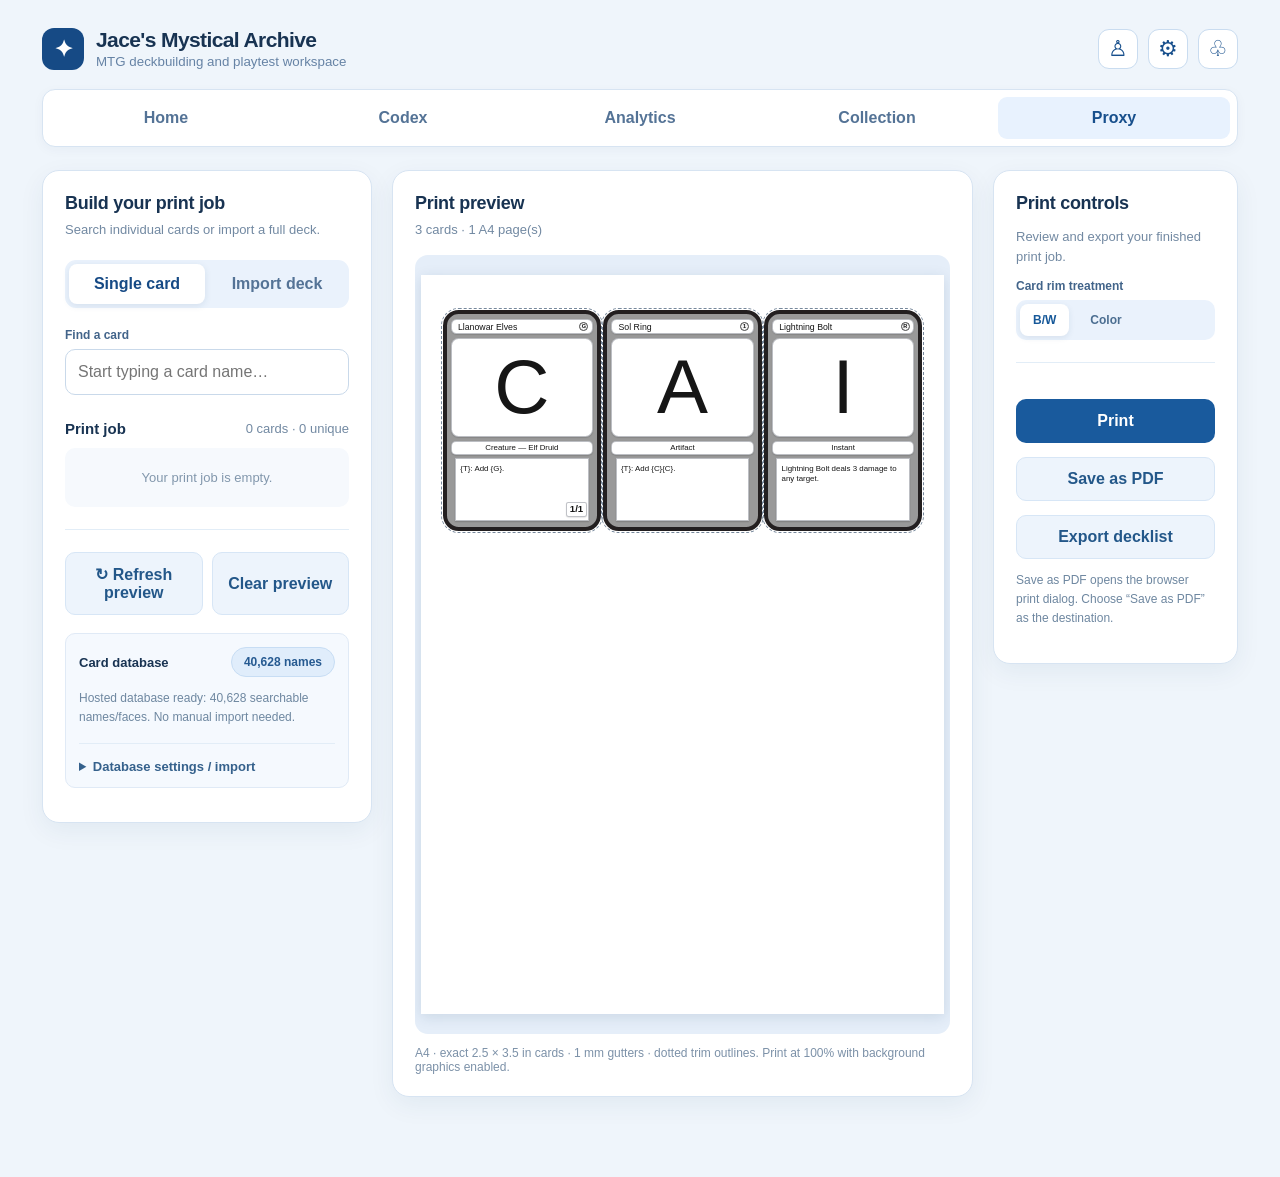
<file: index.html>
<!doctype html><html lang="en"><head><meta charset="utf-8"><meta name="viewport" content="width=device-width,initial-scale=1"><title>MTG Proxy Studio v0.8</title>
<link rel="stylesheet" href="./src/styles/global.css">
<link rel="stylesheet" href="./src/styles/layout.css">
<link rel="stylesheet" href="./src/styles/proxy.css"><link rel="stylesheet" href="./src/styles/codex.css">
<link rel="stylesheet" href="./src/styles/codex-v16.css">
<link rel="stylesheet" href="./src/styles/deck-health.css">
<link rel="stylesheet" href="./src/styles/analytics.css">
<link rel="stylesheet" href="./src/styles/analytics-dashboard.css">
</head><body><div class="shell"><header class="top"><div class="brand"><div class="mark">✦</div><div><h1>Jace's Mystical Archive</h1><small>MTG deckbuilding and playtest workspace</small></div></div><div class="header-actions"><button class="header-icon" id="account-toggle" type="button" title="Account" aria-label="Account">♙</button><button class="header-icon" id="settings-toggle" type="button" title="Settings" aria-label="Settings">⚙</button><button class="header-icon" id="loot-toggle" type="button" title="Loot notifications" aria-label="Loot notifications">♧<span id="unread-count" class="unread hidden">0</span></button></div></header><nav class="site-nav screenOnly" aria-label="Main navigation"><button data-page="home">Home</button><button data-page="codex">Codex</button><button data-page="analytics">Analytics</button><button data-page="collection">Collection</button><button data-page="proxy" class="active">Proxy</button></nav><section id="account-panel" class="utility-panel hidden screenOnly" aria-live="polite"></section><section id="utility-panel" class="utility-panel hidden screenOnly" aria-live="polite"></section><section id="other-page" class="panel other-page hidden screenOnly" aria-live="polite"></section><div class="layout" id="proxy-workspace"><aside class="panel controls"><h2>Build your print job</h2><div class="muted">Search individual cards or import a full deck.</div><div class="tabs"><button id="tab-single" class="active" type="button">Single card</button><button id="tab-deck" type="button">Import deck</button></div><div id="single-pane"><label class="fieldlabel" for="search">Find a card</label><div class="searchwrap"><input id="search" class="textinput" placeholder="Start typing a card name…" autocomplete="off" role="combobox" aria-autocomplete="list" aria-expanded="false" aria-controls="suggestions"><div id="suggestions" class="suggestions hidden" role="listbox"></div></div><div id="selection" class="selected hidden"><div class="muted">SELECTED CARD</div><div id="selected-name" class="selectedname"></div><div class="qtyrow"><span>Quantity</span><div class="stepper"><button id="minus" type="button">−</button><strong id="qty">1</strong><button id="plus" type="button">+</button></div></div><button id="add" class="primary full" type="button">+ Add to print job</button></div></div><div id="deck-pane" class="hidden"><label class="fieldlabel" for="deck">Paste decklist</label><textarea id="deck" placeholder="1 Sol Ring&#10;1 Arcane Signet&#10;4 Lightning Bolt&#10;1 Command Tower"></textarea><button id="import-deck" class="primary full" type="button">Import decklist</button><div class="help">Supports quantities, set codes, and section headings such as Commander or Sideboard.</div></div><div class="sectionhead"><h3>Print job</h3><span id="queuecount" class="muted">0 cards</span></div><div id="queue" class="queue"><div class="empty">Your print job is empty.</div></div><div class="divider"></div><div class="toolbar screenOnly"><button id="left-refresh" class="secondary" type="button">↻ Refresh preview</button><button id="left-clear" class="secondary" type="button">Clear preview</button></div><div class="dbbox"><div style="display:flex;justify-content:space-between;align-items:center"><strong style="font-size:13px">Card database</strong><span id="dbcount" class="pill">No database</span></div><p id="dbstatus" class="help">Connecting to hosted card database…</p><details><summary>Database settings / import</summary><p class="help">Normally the website loads its automatically updated database. Import a Scryfall Oracle Cards .jsonl or .json file only as a fallback.</p><a href="https://scryfall.com/docs/api/bulk-data" target="_blank" rel="noopener">Scryfall bulk downloads</a><label class="fieldlabel" for="dbfile">Import database file</label><input id="dbfile" type="file" accept=".json,.jsonl,.ndjson,application/json,text/plain" style="max-width:100%"><div class="toolbar"><button id="check-update" class="secondary" type="button">Check for updates</button><button id="clear-db" class="secondary" type="button">Clear database</button></div><p id="update-status" class="help">Hosted database updates are checked daily. You can check the published version here.</p></details></div><p id="status" class="help" role="status"></p></aside><main class="panel previewpanel"><div class="previewhead"><div><h2>Print preview</h2><div class="muted" id="pagecount">3 demo cards · 1 A4 page</div></div></div><div class="preview"><div id="pages"></div></div><div class="notice">A4 · exact 2.5 × 3.5 in cards · 1 mm gutters · dotted trim outlines. Print at 100% with background graphics enabled.</div></main><aside class="panel printcontrols"><h2>Print controls</h2><p class="muted">Review and export your finished print job.</p><label class="fieldlabel">Card rim treatment</label><div class="mode"><button type="button" id="bw" class="active">B/W</button><button type="button" id="color">Color</button></div><div class="divider"></div><button id="print" class="primary full" type="button">Print</button><button id="save-pdf" class="secondary full" type="button">Save as PDF</button><button id="export-list" class="secondary full" type="button">Export decklist</button><p class="help">Save as PDF opens the browser print dialog. Choose “Save as PDF” as the destination.</p></aside></div></div><script>
window.addEventListener('error', event => {
  const status=document.getElementById('dbstatus');
  if(status) status.textContent='Application startup error: '+(event.message||'Unknown script error')+' — '+(event.filename||'');
});
window.addEventListener('unhandledrejection', event => {
  const status=document.getElementById('dbstatus');
  if(status) status.textContent='Application error: '+String(event.reason?.message||event.reason);
});
</script><script type="module">
import {initAccount} from "./src/components/accountPanel.js";
initAccount();
import {initializeProxy} from "./src/proxy/proxyController.js";

import {norm,indexCards,loadHostedCards,loadDatabaseVersion,openDb,restoreSavedCards,saveCards,clearSavedCards,setActiveCards,setActiveIndex,clearActiveCards,getActiveCardCount,findActiveCard,getActiveCardNames,indexImportedCard} from "./src/services/cardDatabase.js";
const CUSTOM_KEY='mtg-proxy-studio-custom-v05';
function getCustom(){try{return JSON.parse(localStorage.getItem(CUSTOM_KEY)||'{}')}catch{return {}}}
function saveCustom(data){try{const all=getCustom();all[data.name.toLowerCase()]=data;localStorage.setItem(CUSTOM_KEY,JSON.stringify(all));return true}catch{return false}}
const cardCache=new Map();

let bulkLoaded=false;
let proxyController=null;
function refreshSuggestions(){proxyController?.refreshSuggestions();}
const dbStatus=document.getElementById('dbstatus');
function updateDbStatus(message){dbStatus.textContent=message}
function setDb(data){if(!Array.isArray(data))throw Error('Stored card database has an invalid format.');setActiveCards(data);bulkLoaded=true;refreshSuggestions();updateDbStatus('Ready: '+getActiveCardCount().toLocaleString()+' searchable names and faces. Offline lookups enabled.');}
function sleepFrame(){return new Promise(r=>setTimeout(r,0))}
async function parseJsonl(file){
 const map=new Map();let count=0,lines=0,bytes=0;let pending='';const decoder=new TextDecoder();const reader=file.stream().getReader();
 function consume(line){lines++;const t=line.trim();if(!t)return;let card;try{card=JSON.parse(t)}catch(e){throw Error('Invalid JSONL at line '+lines+': '+e.message)}indexImportedCard(map,card);count++}
 try{while(true){const {value,done}=await reader.read();if(done)break;bytes+=value.byteLength;pending+=decoder.decode(value,{stream:true});let cut;while((cut=pending.indexOf('\n'))!==-1){consume(pending.slice(0,cut));pending=pending.slice(cut+1)}if(count%2500<100){updateDbStatus('Importing JSONL: '+Math.min(100,Math.round(bytes/file.size*100))+'% · '+count.toLocaleString()+' records');await sleepFrame()}}
 pending+=decoder.decode();if(pending.trim())consume(pending);return {map,count}
 }finally{reader.releaseLock()}
}
async function importFile(file){
 const first=(await file.slice(0,2048).text()).trimStart();const jsonArray=first.startsWith('[');
 if(jsonArray){updateDbStatus('Reading JSON array. This format may use more memory than JSONL…');await sleepFrame();const data=JSON.parse(await file.text());if(!Array.isArray(data))throw Error('Expected an array of card records.');const map=indexCards(data);return {map,count:data.length}}
 if(!first.startsWith('{'))throw Error('Unsupported file format. Select the Oracle Cards .jsonl or .json export.');
 // A single JSON metadata object is not a card database.
 const result=await parseJsonl(file);if(!result.count)throw Error('No card records found.');if(!result.map.size)throw Error('No cards found. Make sure this is the Oracle Cards bulk file, not metadata.');return result;
}
let importing=false;
document.getElementById('dbfile').addEventListener('change',async e=>{
 const file=e.target.files?.[0];if(!file||importing)return;importing=true;const button=document.getElementById('dbfile');button.disabled=true;
 updateDbStatus('Reading '+file.name+' ('+(file.size/1048576).toFixed(1)+' MB)…');await sleepFrame();
 try{const {map,count}=await importFile(file);setActiveIndex(map);bulkLoaded=true;refreshSuggestions();
 updateDbStatus('Ready: '+count.toLocaleString()+' card records, '+map.size.toLocaleString()+' searchable names/faces. Saving for offline use…');await sleepFrame();
 try{await saveCards(map);updateDbStatus('Ready: '+map.size.toLocaleString()+' searchable names/faces. Saved for future visits.');document.getElementById('dbcount').textContent=map.size.toLocaleString()+' names'}catch(err){updateDbStatus('Ready: '+map.size.toLocaleString()+' searchable names/faces. Browser storage unavailable ('+err.message+'); reimport next visit.');document.getElementById('dbcount').textContent=map.size.toLocaleString()+' names'}
 }catch(err){updateDbStatus('Import failed: '+err.message)}finally{importing=false;button.disabled=false;e.target.value=''}
});
document.getElementById('clear-db').onclick=async()=>{clearActiveCards();bulkLoaded=false;try{await clearSavedCards()}catch{}updateDbStatus('Imported database cleared.');document.getElementById('dbcount').textContent='No database';refreshSuggestions();};
async function restoreDb(){try{const stored=await restoreSavedCards();if(stored){setDb(stored);updateDbStatus(dbStatus.textContent+' Restored from browser storage.');document.getElementById('dbcount').textContent=getActiveCardCount().toLocaleString()+' names'}}catch{}}

const SAMPLE={"llanowar elves":{name:"Llanowar Elves",type_line:"Creature — Elf Druid",oracle_text:"{T}: Add {G}.",power:"1",toughness:"1",mana_cost:"{G}",colors:["G"]},"sol ring":{name:"Sol Ring",type_line:"Artifact",oracle_text:"{T}: Add {C}{C}.",mana_cost:"{1}",colors:[]},"lightning bolt":{name:"Lightning Bolt",type_line:"Instant",oracle_text:"Lightning Bolt deals 3 damage to any target.",mana_cost:"{R}",colors:["R"]},"counterspell":{name:"Counterspell",type_line:"Instant",oracle_text:"Counter target spell.",mana_cost:"{U}{U}",colors:["U"]},"atarka, world render":{name:"Atarka, World Render",type_line:"Legendary Creature — Dragon",oracle_text:"Flying, trample\nWhenever a Dragon you control attacks, it gains double strike until end of turn.",mana_cost:"{5}{R}{G}",power:"6",toughness:"4",colors:["R","G"]},"arcane signet":{name:"Arcane Signet",type_line:"Artifact",oracle_text:"{T}: Add one mana of any color in your commander's color identity.",mana_cost:"{2}",colors:[]}};
const proxyControllerInstance=initializeProxy({norm,getCustom,getActiveCardNames,findActiveCard,SAMPLE});
proxyController=proxyControllerInstance;
// Browser-side metadata check only. Cross-origin bulk downloads can be blocked; manual import remains reliable.
document.getElementById('check-update').onclick=async()=>{const target=document.getElementById('update-status');target.textContent='Checking Scryfall bulk metadata…';try{const res=await fetch('https://api.scryfall.com/bulk-data/oracle-cards');if(!res.ok)throw Error('HTTP '+res.status);const data=await res.json();target.textContent='Latest Scryfall database: '+(data.updated_at||'unknown')+'. Download the latest Oracle Cards JSONL using Scryfall’s bulk downloads link and import it above. Updates are published by the scheduled website workflow.'}catch(e){target.textContent='Update check unavailable from this browser ('+e.message+'). Use the Scryfall download link and import a new JSONL file.'}};

// Hosted database is authoritative when available; local IndexedDB is a fallback.
async function initializeHostedDb(){
 const countEl=document.getElementById('dbcount');
 updateDbStatus('Loading the website card database…');
 try{
   const data=await loadHostedCards();
   setDb(data);countEl.textContent=getActiveCardCount().toLocaleString()+' names';
   updateDbStatus('Hosted database ready: '+getActiveCardCount().toLocaleString()+' searchable names/faces. No manual import needed.');
   try{const m=await loadDatabaseVersion();document.getElementById('update-status').textContent='Published Scryfall update: '+(m.updated_at||'unknown')+'. Checked automatically each day.'}catch{}
 }catch(err){
   updateDbStatus('Hosted database unavailable ('+err.message+'). Trying this browser’s saved copy…');
   await restoreDb();
   if(!bulkLoaded)updateDbStatus('No hosted database published yet. Run the GitHub Actions database workflow, or import Oracle Cards JSONL under Database settings.');
 }
}
document.getElementById('check-update').onclick=async()=>{
 const target=document.getElementById('update-status');target.textContent='Checking published database…';
 try{const m=await loadDatabaseVersion();target.textContent='Published update: '+(m.updated_at||'unknown')+'. Automatic daily checks run on the hosting service. Reload the page to fetch a newly published database.'}
 catch(e){target.textContent='No hosted database version found yet ('+e.message+'). The initial deployment workflow may still be running.'}
};

initializeHostedDb();


import {initializeNavigation} from './src/core/navigation.js';
import {initializeCodex} from './src/codex/codexPage.js';
import {initializeAnalytics} from './src/analytics/analyticsPage.js';
import {initializeLootNotifications} from './src/components/lootNotifications.js';
import {initializeSettingsPanel} from './src/components/settingsPanel.js';
const codex=initializeCodex({navigate:(page)=>navigation.navigate(page),sendToProxy:(cards)=>proxyControllerInstance.importFromCodex(cards)});
const analytics=initializeAnalytics();
const navigation=initializeNavigation(()=>codex.show(),()=>analytics.show());
window.jmaCardNames=()=>getActiveCardNames();
initializeLootNotifications();
initializeSettingsPanel();
</script></body></html>
</file>
<file: src/styles/global.css>
:root{font-family:Inter,ui-sans-serif,-apple-system,BlinkMacSystemFont,"Segoe UI",Arial,sans-serif;color:#183352;background:#eff5fb}*{box-sizing:border-box}body{margin:0}button,input,textarea{font:inherit}button{cursor:pointer}button:disabled{cursor:not-allowed;opacity:.5}.shell{max-width:1240px;margin:auto;padding:28px 22px 80px}.top{display:flex;align-items:center;justify-content:space-between;gap:16px;margin-bottom:24px}.brand{display:flex;align-items:center;gap:12px}.mark{width:42px;height:42px;border-radius:12px;background:#164a85;color:white;display:grid;place-items:center;font-weight:900;font-size:23px}.brand h1{font-size:21px;margin:0;letter-spacing:-.6px}.brand small{color:#6683a5}.pill{background:#e0edfb;border:1px solid #c7ddf4;color:#265a91;padding:7px 12px;border-radius:100px;font-size:12px;font-weight:700}.layout{display:grid;grid-template-columns:minmax(275px,330px) minmax(0,1fr) minmax(205px,245px);gap:20px;align-items:start}.panel{background:white;border:1px solid #d7e4f2;border-radius:17px;box-shadow:0 8px 26px #163d6710;padding:22px}.panel h2{margin:0 0 6px;font-size:18px;letter-spacing:-.3px}.muted{color:#7289a2;font-size:13px;line-height:1.5}.tabs{display:grid;grid-template-columns:1fr 1fr;background:#eaf2fc;padding:4px;border-radius:11px;gap:4px;margin:20px 0}.tabs button{border:0;background:transparent;color:#547396;padding:11px 8px;border-radius:8px;font-weight:700}.tabs button.active{background:white;color:#164a85;box-shadow:0 2px 7px #1b49751b}.fieldlabel{display:block;font-size:12px;font-weight:800;color:#42648a;margin:12px 0 7px}.textinput,textarea{width:100%;border:1px solid #c9d9ea;border-radius:10px;padding:13px 12px;color:#1b3c5f;background:#fff;outline:none}.textinput:focus,textarea:focus{border-color:#2876c5;box-shadow:0 0 0 3px #2674c51a}textarea{resize:vertical;min-height:190px;line-height:1.6;font-size:13px}.searchwrap{position:relative}.suggestions{position:absolute;z-index:10;top:calc(100% + 5px);left:0;right:0;max-height:280px;overflow:auto;border:1px solid #c8dbee;background:white;border-radius:11px;box-shadow:0 12px 28px #0b31552e}.suggestions button{display:block;width:100%;text-align:left;border:0;background:white;padding:11px 13px;color:#234b75;border-bottom:1px solid #edf2f8;font-size:13px}.suggestions button:hover,.suggestions button.highlight{background:#e9f3ff}.suggestions button:last-child{border:0}.selected{border:1px solid #c6dbf0;background:#f3f8ff;border-radius:11px;padding:14px;margin-top:14px}.selectedname{font-weight:800}.qtyrow{display:flex;align-items:center;justify-content:space-between;margin:14px 0 4px}.stepper{display:flex;align-items:center;gap:14px}.stepper button{width:34px;height:34px;border:1px solid #bcd2e9;border-radius:8px;background:white;color:#1e5d9f;font-size:20px}.stepper strong{min-width:22px;text-align:center}.primary,.secondary{border-radius:10px;padding:12px 14px;font-weight:800;border:1px solid transparent}.primary{background:#195a9d;color:white}.primary:hover{background:#124879}.secondary{background:#edf4fc;border-color:#d7e6f6;color:#235789}.full{width:100%;margin-top:14px}.sectionhead{display:flex;align-items:center;justify-content:space-between;gap:10px;margin-top:24px}.sectionhead h3{font-size:15px;margin:0}.queue{margin-top:10px;max-height:270px;overflow:auto}.queueitem{display:flex;align-items:center;gap:8px;border-bottom:1px solid #e9f0f8;padding:10px 0}.queueitem .qn{flex:1;font-size:13px;font-weight:650}.queueitem input{width:56px;padding:6px;border:1px solid #d0e0ef;border-radius:6px;text-align:center;color:#194b7e}.queueitem button{border:0;background:transparent;color:#8aa0b8;font-size:18px}.empty{padding:22px;text-align:center;color:#8297ac;font-size:13px;background:#f6f9fd;border-radius:10px}.divider{height:1px;background:#e2edf7;margin:22px 0}.mode{display:flex;align-items:center;gap:8px;background:#eaf2fc;border-radius:10px;padding:4px}.mode button{border:0;border-radius:8px;padding:9px 13px;background:transparent;color:#4b6e91;font-weight:800;font-size:12px}.mode button.active{background:white;box-shadow:0 2px 6px #21466d18;color:#165899}.previewhead{display:flex;align-items:center;justify-content:space-between;gap:14px;flex-wrap:wrap}.preview{overflow:hidden;background:#e5eef9;border-radius:13px;margin-top:15px;padding:20px 10px;min-height:270px}.preview #pages{display:flex;flex-direction:column;align-items:center;gap:20px;width:100%}.page{width:210mm;height:297mm;background:white;box-shadow:0 4px 20px #123b5b20;display:grid;grid-template-columns:repeat(3,63.5mm);grid-template-rows:repeat(3,88.9mm);justify-content:center;align-content:center;gap:1mm;break-after:page;page-break-after:always}.card{--rim:#999;outline:.25mm dashed #77889b;outline-offset:.45mm;width:63.5mm;height:88.9mm;background:var(--rim);border:1.65mm solid #231f20;border-radius:6.3mm;padding:2.1mm 1.55mm 2.3mm;display:flex;flex-direction:column;gap:1.55mm;overflow:hidden;position:relative;break-inside:avoid;page-break-inside:avoid;color:#161616;font-family:Arial,sans-serif}.name{background:#fff;border-radius:2.2mm;min-height:6.2mm;display:flex;align-items:center;justify-content:space-between;gap:1mm;padding:0 1.5mm 0 2.5mm;font-size:10pt;overflow:hidden;font-weight:400}.card-title{min-width:0;overflow:hidden;white-space:nowrap;text-overflow:clip;flex:1}.mana{display:flex;align-items:center;justify-content:flex-end;gap:.35mm;flex-shrink:0}.mana-token{display:inline-flex;align-items:center;justify-content:center;min-width:3.6mm;height:3.6mm;padding:0 .45mm;border:.25mm solid #444;border-radius:50%;font-size:6.3pt;font-weight:700;line-height:1;background:#f4f4f4;color:#111}.mana-token.long-token{font-size:4.5pt;min-width:4.5mm}.symbol{background:white;border-radius:3mm;flex:1;min-height:0;display:flex;align-items:center;justify-content:center;font-family:Arial,sans-serif;font-size:87pt;font-weight:400;line-height:1}.typeline{background:white;border-radius:2mm;min-height:5.5mm;display:flex;align-items:center;justify-content:center;text-align:center;padding:0 2mm;font-size:9pt;overflow:hidden;white-space:nowrap}.rules{background:white;margin:0 1.7mm;min-height:25.3mm;height:25.3mm;padding:2mm 1.8mm;font-size:9pt;line-height:1.18;overflow:hidden;white-space:pre-wrap;overflow-wrap:break-word}.rules.long{font-size:7.5pt}.rules.verylong{font-size:6.5pt}.pt{position:absolute;right:4mm;bottom:4mm;font-size:9pt;font-weight:bold;background:white;padding:0 1mm}.help{font-size:12px;color:#6e87a0;line-height:1.6}details{margin-top:16px;border-top:1px solid #e2edf7;padding-top:15px}summary{cursor:pointer;color:#35618c;font-weight:700;font-size:13px}#dbstatus,#status{white-space:pre-wrap;overflow-wrap:anywhere}#dbstatus{font-size:12px}.dbbox{margin-top:18px;padding:13px;background:#f5f9fe;border:1px solid #e0eaf6;border-radius:10px}.dbbox a{color:#226ab1}.hidden{display:none!important}.smallbtn{background:transparent;border:0;color:#39699c;font-size:12px;font-weight:700}.toolbar{display:flex;gap:9px;flex-wrap:wrap;margin-top:12px}.toolbar button{flex:1}.notice{font-size:12px;color:#7c91a8;margin-top:12px}.screenOnly{}@page{size:A4 portrait;margin:0}@media(max-width:1080px){.layout{grid-template-columns:1fr}.preview{overflow:hidden}.preview #pages{align-items:center}}@media print{html,body{background:white!important;margin:0!important;padding:0!important;-webkit-print-color-adjust:exact!important;print-color-adjust:exact!important}.shell,.layout,.panel,.preview,#pages{display:block!important;margin:0!important;padding:0!important;border:0!important;box-shadow:none!important;max-width:none!important;overflow:visible!important;background:white!important}.top,.controls,.printcontrols,.previewhead,.notice,.screenOnly{display:none!important}.page{box-shadow:none!important;margin:0!important;zoom:1!important;break-after:page;page-break-after:always}.page:last-child{break-after:auto;page-break-after:auto}.card{-webkit-print-color-adjust:exact!important;print-color-adjust:exact!important}}
</file>
<file: src/styles/layout.css>
.header-actions{display:flex;align-items:center;gap:10px}.header-icon{position:relative;width:40px;height:40px;border:1px solid #c9dcf0;border-radius:11px;background:#fff;color:#174f8c;font-size:22px}.unread{position:absolute;right:-7px;top:-7px;background:#d32f42;color:white;font-size:11px;min-width:19px;height:19px;display:grid;place-items:center;border-radius:50%;font-weight:800;padding:0 4px}.site-nav{display:flex;gap:5px;margin:-5px 0 23px;background:white;padding:7px;border:1px solid #d7e4f2;border-radius:13px;box-shadow:0 3px 12px #163d670a}.site-nav button{flex:1;border:0;background:transparent;color:#547396;border-radius:9px;padding:12px 8px;font-weight:750}.site-nav button.active,.site-nav button:hover{background:#e8f2fe;color:#174f8c}.utility-panel{background:white;border:1px solid #c9dcee;border-radius:12px;padding:20px;margin-bottom:18px;box-shadow:0 8px 25px #163d6710}.other-page{min-height:300px}.other-page h2{font-size:25px}.home-tiles{display:grid;grid-template-columns:repeat(2,minmax(0,1fr));gap:16px;margin-top:24px}.home-tiles button{border:1px solid #c9dcee;background:#f2f7fd;color:#164a85;text-align:left;padding:27px;border-radius:15px;font-size:20px;font-weight:750;cursor:pointer}.home-tiles button:hover{background:#e4f0fc}.name,.symbol,.typeline,.rules{box-shadow:0 1px 2px rgba(0,0,0,.18)}.pt{box-shadow:0 1px 2px rgba(0,0,0,.13)}@media(max-width:600px){.site-nav{overflow-x:auto}.site-nav button{min-width:75px}.home-tiles{grid-template-columns:1fr}.brand h1{font-size:16px}.shell{padding:15px 10px 45px}}@media print{.site-nav,.utility-panel,.other-page,.header-actions{display:none!important}#proxy-workspace{display:block!important}}
</file>
<file: src/styles/proxy.css>
/* v1.1: subtle outlines supplement the existing shadows, including white rims. */
.card .name,.card .symbol,.card .typeline,.card .rules{border:.22mm solid rgba(48,54,70,.32);box-shadow:0 1px 2px rgba(0,0,0,.18);box-sizing:border-box}
.card .name{min-height:6.2mm;flex-shrink:0}
.card .typeline{min-height:5.5mm;flex-shrink:0}
.card .rules{white-space:pre-wrap;overflow-wrap:anywhere;word-break:normal;line-height:1.16;flex-shrink:0}
.card .rules strong{font-weight:700}.card .rules em{font-style:italic}
.card .pt{font-size:11pt;font-weight:800;border:.22mm solid rgba(48,54,70,.3);border-radius:1mm;line-height:1.1;padding:.45mm 1.1mm;max-width:38%;white-space:nowrap}
</file>
<file: src/styles/codex.css>
.codex-actions{display:flex;flex-wrap:wrap;gap:10px;margin:15px 0}.codex-grid{display:grid;grid-template-columns:repeat(auto-fit,minmax(190px,1fr));gap:12px}.codex-field{display:block}.codex-library{display:grid;gap:10px;margin:18px 0}.codex-deck{border:1px solid #d3e1ef;border-radius:12px;background:#f5f9ff;padding:14px;display:flex;justify-content:space-between;align-items:center;gap:15px}.codex-deck p{margin:6px 0 0}.codex-card-list{display:grid;gap:6px;margin:12px 0}.codex-card-row{display:grid;grid-template-columns:minmax(0,1fr) 78px 44px;align-items:center;gap:10px;padding:7px;border-bottom:1px solid #e0eaf6}.codex-card-row .textinput{padding:7px}.codex-card-row button{padding:8px}.codex-suggestions{display:flex;flex-direction:column;gap:2px;max-height:220px;overflow:auto}.codex-suggestions button{text-align:left;margin:0}.codex-history{padding:10px;border:1px solid #d3e1ef;border-radius:10px}.codex-history p{margin:5px 0}
</file>
<file: src/styles/codex-v16.css>
.codex-v16-tools{display:flex;gap:10px;flex-wrap:wrap;margin:14px 0}.codex-v16-tools input,.codex-v16-tools select{flex:1;min-width:155px}.codex-v16-summary{display:grid;grid-template-columns:repeat(auto-fit,minmax(110px,1fr));gap:10px;margin:14px 0}.codex-v16-stat{padding:12px;background:#edf5ff;border:1px solid #d0e1f3;border-radius:10px}.codex-v16-stat strong{display:block;font-size:20px;color:#164a85}.codex-v16-stat small{color:#56708e}.codex-v16-chart{display:flex;align-items:end;gap:7px;height:130px;padding:12px 8px 4px;background:#f5f9ff;border-radius:10px}.codex-v16-col{flex:1;text-align:center;font-size:11px;min-width:0}.codex-v16-bar{background:#3776b6;border-radius:4px 4px 0 0;min-height:2px}.codex-v16-list{display:flex;flex-wrap:wrap;gap:7px;margin:10px 0}.codex-v16-chip{background:#eaf2fc;border:1px solid #d5e5f5;border-radius:100px;padding:5px 9px;font-size:12px}.codex-v16-warning{color:#8c5a24;font-size:12px}
</file>
<file: src/styles/deck-health.css>
.jma-health{margin:18px 0;padding:18px;border:1px solid #cbdff2;border-radius:14px;background:#f8fbff;color:#173b61}
.jma-health h3{margin:0 0 5px}.jma-health h4{margin:0 0 12px}.jma-health h5{margin:12px 0 8px}
.jma-health-muted{font-size:12px;color:#5b7189;line-height:1.5}
.jma-health-section{border-top:1px solid #d6e5f4;padding:16px 0}
.jma-health-metrics{display:grid;grid-template-columns:repeat(auto-fit,minmax(120px,1fr));gap:9px}
.jma-health-metric{background:#eaf3fc;border:1px solid #d2e3f4;padding:12px;border-radius:10px}
.jma-health-metric small,.jma-health-metric strong{display:block}.jma-health-metric strong{font-size:21px;margin-top:4px}
.jma-health-breakdown{display:flex;flex-wrap:wrap;gap:7px}
.jma-health-chip{font-size:12px;border:1px solid #cbdff2;background:#eef6ff;padding:6px 9px;border-radius:9px}
.jma-health-bars{display:flex;align-items:end;gap:7px;height:135px;background:#edf5ff;border-radius:10px;padding:10px}
.jma-health-col{flex:1;min-width:0;text-align:center;display:flex;flex-direction:column;justify-content:end;height:100%;font-size:11px}
.jma-health-bar{background:#3776b6;border-radius:4px 4px 0 0;width:100%}
.jma-health-details{margin-top:12px;font-size:13px}.jma-health-details summary{cursor:pointer;font-weight:600}.jma-health-details li{margin:5px 0;overflow-wrap:anywhere}
@media(max-width:500px){.jma-health{padding:12px}.jma-health-metrics{grid-template-columns:repeat(2,minmax(0,1fr))}}
</file>
<file: src/styles/analytics.css>
.analytics-layout{display:grid;grid-template-columns:minmax(0,1.2fr) minmax(240px,1fr);gap:20px;margin-top:16px}.analytics-form,.analytics-history{border:1px solid #c9dcef;border-radius:12px;background:#f6faff;padding:18px}.analytics-fields{display:grid;grid-template-columns:repeat(2,minmax(0,1fr));gap:12px}.analytics-field{display:flex;flex-direction:column;gap:5px;margin:8px 0}.analytics-field .textinput{width:100%;box-sizing:border-box}.analytics-issues{border:1px solid #c9dcef;border-radius:8px;margin:14px 0;padding:12px;display:grid;grid-template-columns:1fr 1fr;gap:9px}.analytics-issues legend{font-weight:600}.analytics-check{display:flex;align-items:center;gap:7px;font-size:13px}.analytics-report{display:flex;justify-content:space-between;align-items:flex-start;gap:12px;border-bottom:1px solid #d7e6f5;padding:12px 0}.analytics-report p{margin:5px 0}@media(max-width:800px){.analytics-layout{grid-template-columns:1fr}.analytics-fields{grid-template-columns:1fr}}
</file>
<file: src/styles/analytics-dashboard.css>
.analytics-dashboard{margin-top:16px}.analytics-dash-tools{display:flex;flex-wrap:wrap;gap:10px;margin:14px 0}.analytics-dash-tools select{min-width:150px;flex:1}.analytics-dash-metrics{display:grid;grid-template-columns:repeat(auto-fit,minmax(155px,1fr));gap:10px;margin:16px 0}.analytics-dash-metric{background:#edf5ff;border:1px solid #d0e1f3;border-radius:10px;padding:12px;display:grid;gap:5px}.analytics-dash-metric strong{font-size:21px;color:#164a85}.analytics-dash-metric small{color:#56708e}.analytics-dash-problem,.analytics-dash-version{display:flex;justify-content:space-between;gap:12px;padding:9px 0;font-size:13px}.analytics-dash-track{height:8px;background:#e1eaf5;border-radius:8px;overflow:hidden}.analytics-dash-fill{height:100%;background:#3776b6;border-radius:8px}.analytics-dash-version{border-bottom:1px solid #d5e5f5}.analytics-dash-body h3{margin-top:22px}
</file>
